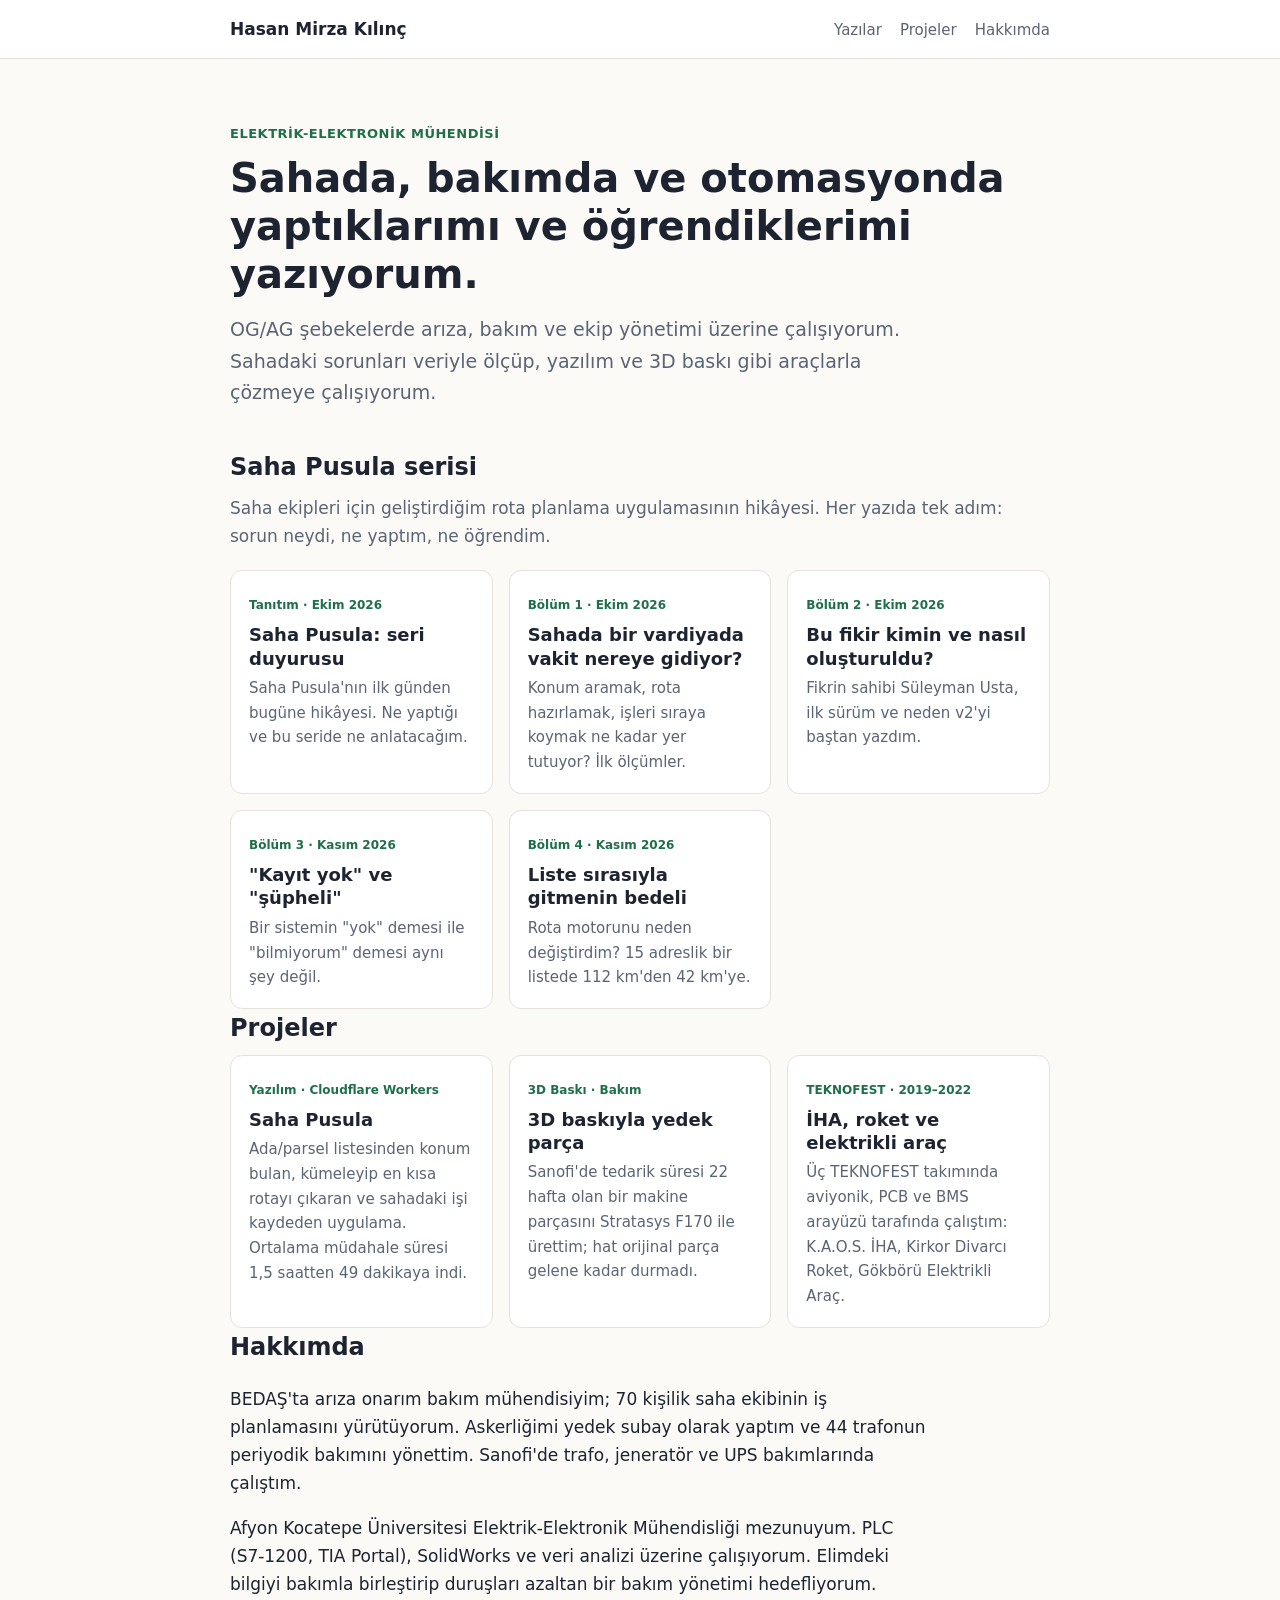
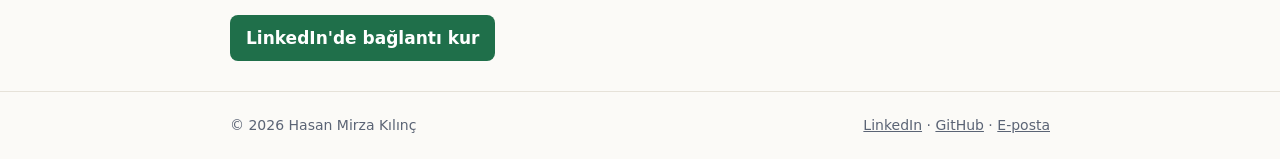
<file: index.html>
<!DOCTYPE html>
<html lang="tr">
<head>
<meta charset="utf-8">
<meta name="viewport" content="width=device-width, initial-scale=1">
<title>Hasan Mirza Kılınç · Elektrik-Elektronik Mühendisi</title>
<meta name="description" content="Saha, bakım ve otomasyon üzerine yaptıklarım ve öğrendiklerim.">
<link rel="stylesheet" href="style.css">
</head>
<body>
<header class="top"><div class="wrap">
  <a class="brand" href="index.html">Hasan Mirza Kılınç</a>
  <nav><a href="index.html#yazilar">Yazılar</a><a href="index.html#projeler">Projeler</a><a href="index.html#hakkimda">Hakkımda</a></nav>
</div></header>
<main>
<section class="hero"><div class="wrap">
  <p class="kicker">Elektrik-Elektronik Mühendisi</p>
  <h1>Sahada, bakımda ve otomasyonda yaptıklarımı ve öğrendiklerimi yazıyorum.</h1>
  <p class="lead">OG/AG şebekelerde arıza, bakım ve ekip yönetimi üzerine çalışıyorum. Sahadaki sorunları veriyle ölçüp, yazılım ve 3D baskı gibi araçlarla çözmeye çalışıyorum.</p>
</div></section>

<section id="yazilar" class="wrap">
  <h2>Saha Pusula serisi</h2>
  <p class="sec-lead">Saha ekipleri için geliştirdiğim rota planlama uygulamasının hikâyesi. Her yazıda tek adım: sorun neydi, ne yaptım, ne öğrendim.</p>
  <div class="grid">
  <a class="card" href="yazilar/saha-pusula-0-tanitim.html">
    <span class="tag">Tanıtım · Ekim 2026</span>
    <h3>Saha Pusula: seri duyurusu</h3>
    <p>Saha Pusula&#x27;nın ilk günden bugüne hikâyesi. Ne yaptığı ve bu seride ne anlatacağım.</p>
  </a>
  <a class="card" href="yazilar/saha-pusula-1-olcum.html">
    <span class="tag">Bölüm 1 · Ekim 2026</span>
    <h3>Sahada bir vardiyada vakit nereye gidiyor?</h3>
    <p>Konum aramak, rota hazırlamak, işleri sıraya koymak ne kadar yer tutuyor? İlk ölçümler.</p>
  </a>
  <a class="card" href="yazilar/saha-pusula-2-fikir.html">
    <span class="tag">Bölüm 2 · Ekim 2026</span>
    <h3>Bu fikir kimin ve nasıl oluşturuldu?</h3>
    <p>Fikrin sahibi Süleyman Usta, ilk sürüm ve neden v2&#x27;yi baştan yazdım.</p>
  </a>
  <a class="card" href="yazilar/saha-pusula-3-kayit-yok.html">
    <span class="tag">Bölüm 3 · Kasım 2026</span>
    <h3>&quot;Kayıt yok&quot; ve &quot;şüpheli&quot;</h3>
    <p>Bir sistemin &quot;yok&quot; demesi ile &quot;bilmiyorum&quot; demesi aynı şey değil.</p>
  </a>
  <a class="card" href="yazilar/saha-pusula-4-rota.html">
    <span class="tag">Bölüm 4 · Kasım 2026</span>
    <h3>Liste sırasıyla gitmenin bedeli</h3>
    <p>Rota motorunu neden değiştirdim? 15 adreslik bir listede 112 km&#x27;den 42 km&#x27;ye.</p>
  </a>
  </div>
</section>

<section id="projeler" class="wrap">
  <h2>Projeler</h2>
  <div class="grid">
    <a class="card" href="https://github.com/hasanmirzakilinc/saha-pusula">
      <span class="tag">Yazılım · Cloudflare Workers</span>
      <h3>Saha Pusula</h3>
      <p>Ada/parsel listesinden konum bulan, kümeleyip en kısa rotayı çıkaran ve sahadaki işi kaydeden uygulama. Ortalama müdahale süresi 1,5 saatten 49 dakikaya indi.</p>
    </a>
    <div class="card">
      <span class="tag">3D Baskı · Bakım</span>
      <h3>3D baskıyla yedek parça</h3>
      <p>Sanofi'de tedarik süresi 22 hafta olan bir makine parçasını Stratasys F170 ile ürettim; hat orijinal parça gelene kadar durmadı.</p>
    </div>
    <div class="card">
      <span class="tag">TEKNOFEST · 2019–2022</span>
      <h3>İHA, roket ve elektrikli araç</h3>
      <p>Üç TEKNOFEST takımında aviyonik, PCB ve BMS arayüzü tarafında çalıştım: K.A.O.S. İHA, Kirkor Divarcı Roket, Gökbörü Elektrikli Araç.</p>
    </div>
  </div>
</section>

<section id="hakkimda" class="wrap about">
  <h2>Hakkımda</h2>
  <p>BEDAŞ'ta arıza onarım bakım mühendisiyim; 70 kişilik saha ekibinin iş planlamasını yürütüyorum. Askerliğimi yedek subay olarak yaptım ve 44 trafonun periyodik bakımını yönettim. Sanofi'de trafo, jeneratör ve UPS bakımlarında çalıştım.</p>
  <p>Afyon Kocatepe Üniversitesi Elektrik-Elektronik Mühendisliği mezunuyum. PLC (S7-1200, TIA Portal), SolidWorks ve veri analizi üzerine çalışıyorum. Elimdeki bilgiyi bakımla birleştirip duruşları azaltan bir bakım yönetimi hedefliyorum.</p>
  <p><a class="btn" href="https://www.linkedin.com/in/hasanmirzakilinc">LinkedIn'de bağlantı kur</a></p>
</section>
</main>
<footer><div class="wrap">
  <span>© 2026 Hasan Mirza Kılınç</span>
  <span><a href="https://www.linkedin.com/in/hasanmirzakilinc">LinkedIn</a> · <a href="https://github.com/hasanmirzakilinc">GitHub</a> · <a href="mailto:hasanmirzak59@gmail.com">E-posta</a></span>
</div></footer>
</body>
</html>
</file>
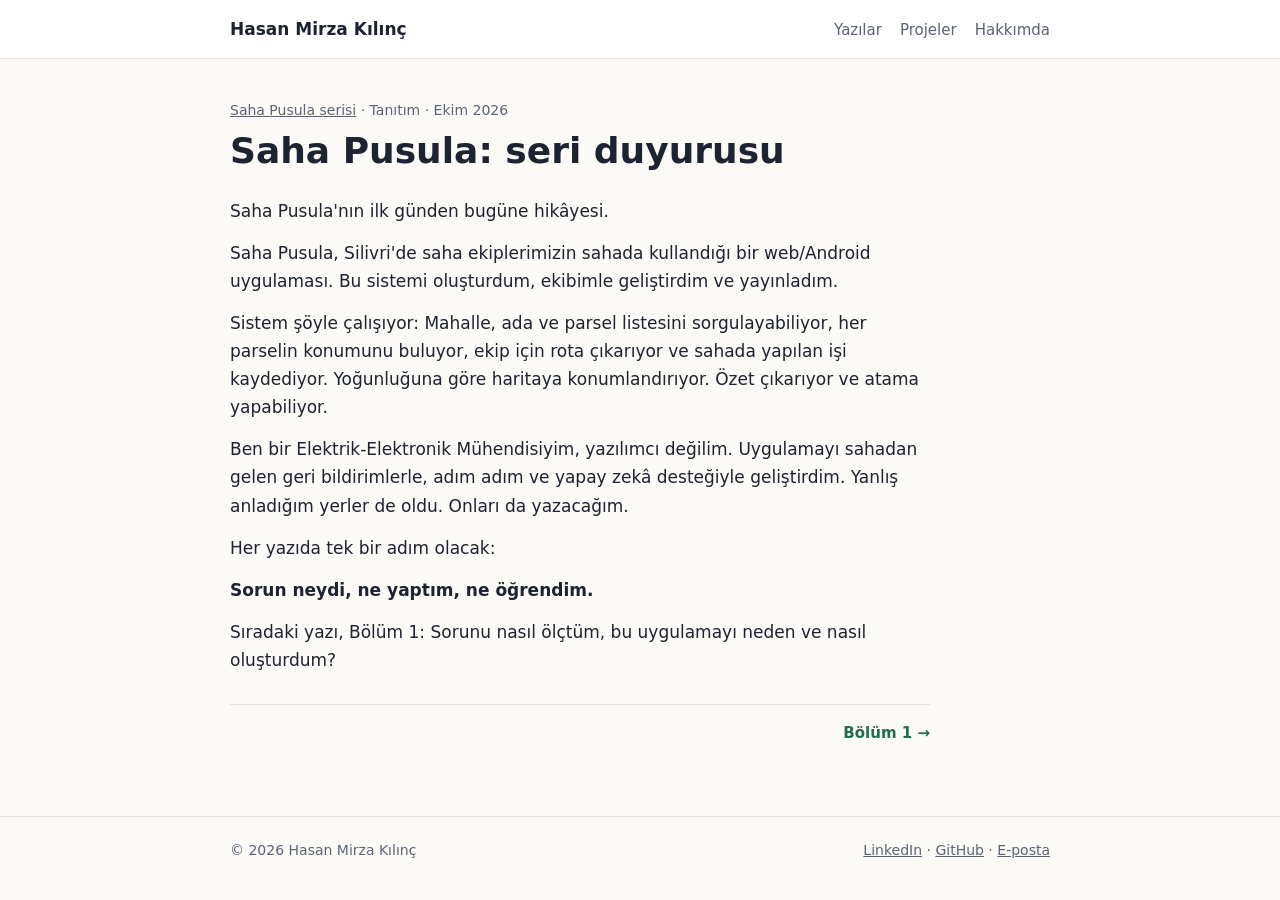
<file: yazilar/saha-pusula-0-tanitim.html>
<!DOCTYPE html>
<html lang="tr">
<head>
<meta charset="utf-8">
<meta name="viewport" content="width=device-width, initial-scale=1">
<title>Saha Pusula: seri duyurusu · Saha Pusula</title>
<meta name="description" content="Saha Pusula&#x27;nın ilk günden bugüne hikâyesi. Ne yaptığı ve bu seride ne anlatacağım.">
<link rel="stylesheet" href="../style.css">
</head>
<body>
<header class="top"><div class="wrap">
  <a class="brand" href="../index.html">Hasan Mirza Kılınç</a>
  <nav><a href="../index.html#yazilar">Yazılar</a><a href="../index.html#projeler">Projeler</a><a href="../index.html#hakkimda">Hakkımda</a></nav>
</div></header>
<main class="wrap post">
<p class="meta"><a href="../index.html#yazilar">Saha Pusula serisi</a> · Tanıtım · Ekim 2026</p>
<h1>Saha Pusula: seri duyurusu</h1>
<article>
<p>Saha Pusula'nın ilk günden bugüne hikâyesi.</p>
<p>Saha Pusula, Silivri'de saha ekiplerimizin sahada kullandığı bir web/Android uygulaması. Bu sistemi oluşturdum, ekibimle geliştirdim ve yayınladım.</p>
<p>Sistem şöyle çalışıyor: Mahalle, ada ve parsel listesini sorgulayabiliyor, her parselin konumunu buluyor, ekip için rota çıkarıyor ve sahada yapılan işi kaydediyor. Yoğunluğuna göre haritaya konumlandırıyor. Özet çıkarıyor ve atama yapabiliyor.</p>
<p>Ben bir Elektrik-Elektronik Mühendisiyim, yazılımcı değilim. Uygulamayı sahadan gelen geri bildirimlerle, adım adım ve yapay zekâ desteğiyle geliştirdim. Yanlış anladığım yerler de oldu. Onları da yazacağım.</p>
<p>Her yazıda tek bir adım olacak:</p>
<p><strong>Sorun neydi, ne yaptım, ne öğrendim.</strong></p>
<p>Sıradaki yazı, Bölüm 1: Sorunu nasıl ölçtüm, bu uygulamayı neden ve nasıl oluşturdum?</p>
</article>
<nav class="pager"><span></span><a href="saha-pusula-1-olcum.html">Bölüm 1 →</a></nav>
</main>
<footer><div class="wrap">
  <span>© 2026 Hasan Mirza Kılınç</span>
  <span><a href="https://www.linkedin.com/in/hasanmirzakilinc">LinkedIn</a> · <a href="https://github.com/hasanmirzakilinc">GitHub</a> · <a href="mailto:hasanmirzak59@gmail.com">E-posta</a></span>
</div></footer>
</body>
</html>
</file>
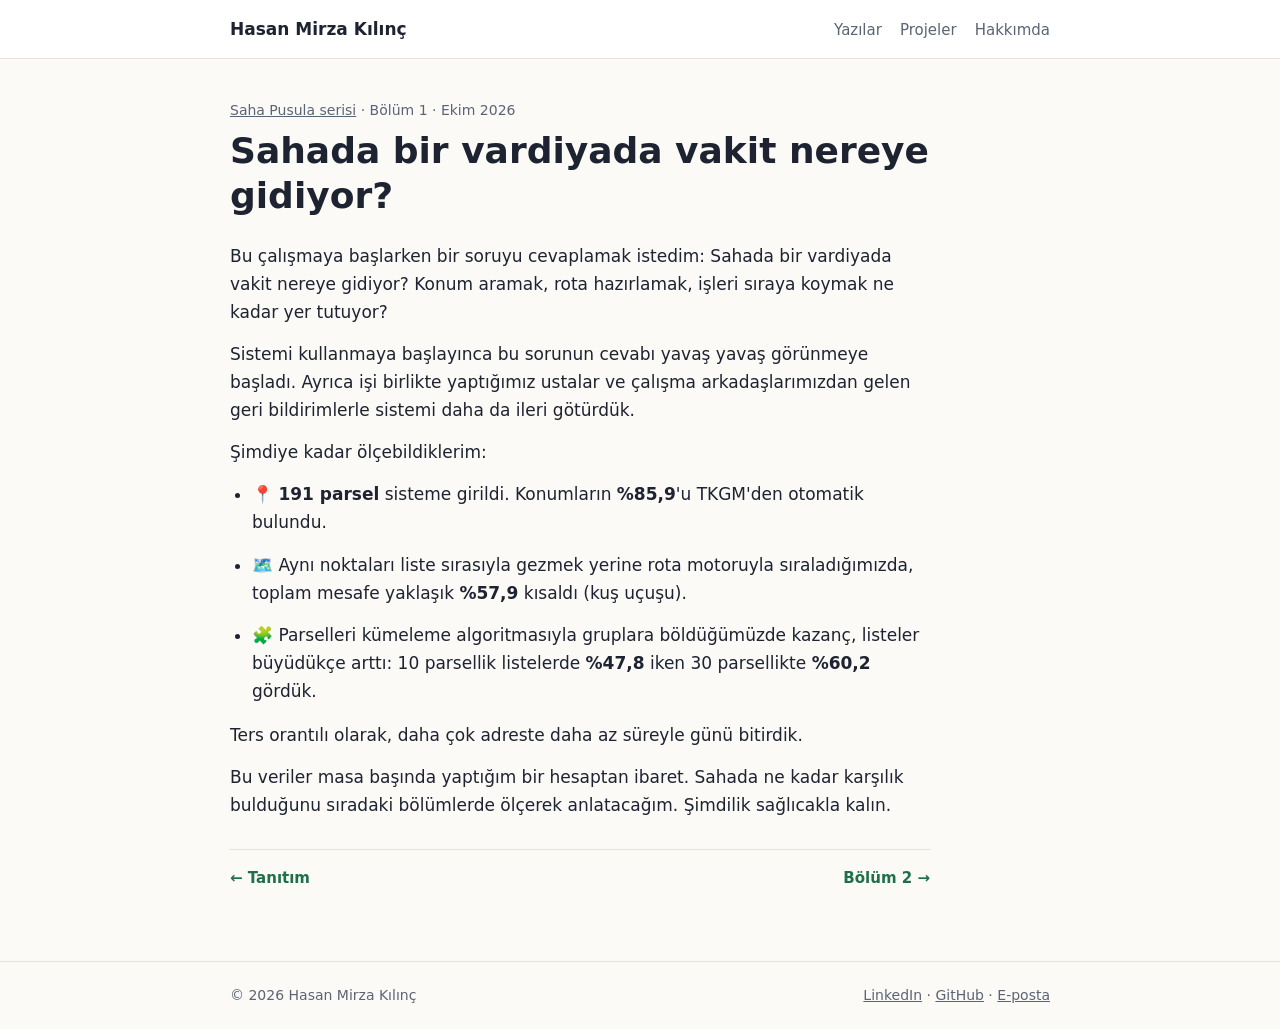
<file: yazilar/saha-pusula-1-olcum.html>
<!DOCTYPE html>
<html lang="tr">
<head>
<meta charset="utf-8">
<meta name="viewport" content="width=device-width, initial-scale=1">
<title>Sahada bir vardiyada vakit nereye gidiyor? · Saha Pusula</title>
<meta name="description" content="Konum aramak, rota hazırlamak, işleri sıraya koymak ne kadar yer tutuyor? İlk ölçümler.">
<link rel="stylesheet" href="../style.css">
</head>
<body>
<header class="top"><div class="wrap">
  <a class="brand" href="../index.html">Hasan Mirza Kılınç</a>
  <nav><a href="../index.html#yazilar">Yazılar</a><a href="../index.html#projeler">Projeler</a><a href="../index.html#hakkimda">Hakkımda</a></nav>
</div></header>
<main class="wrap post">
<p class="meta"><a href="../index.html#yazilar">Saha Pusula serisi</a> · Bölüm 1 · Ekim 2026</p>
<h1>Sahada bir vardiyada vakit nereye gidiyor?</h1>
<article>
<p>Bu çalışmaya başlarken bir soruyu cevaplamak istedim: Sahada bir vardiyada vakit nereye gidiyor? Konum aramak, rota hazırlamak, işleri sıraya koymak ne kadar yer tutuyor?</p>
<p>Sistemi kullanmaya başlayınca bu sorunun cevabı yavaş yavaş görünmeye başladı. Ayrıca işi birlikte yaptığımız ustalar ve çalışma arkadaşlarımızdan gelen geri bildirimlerle sistemi daha da ileri götürdük.</p>
<p>Şimdiye kadar ölçebildiklerim:</p>
<ul>
<li>📍 <strong>191 parsel</strong> sisteme girildi. Konumların <strong>%85,9</strong>'u TKGM'den otomatik bulundu.</li>
<li>🗺️ Aynı noktaları liste sırasıyla gezmek yerine rota motoruyla sıraladığımızda, toplam mesafe yaklaşık <strong>%57,9</strong> kısaldı (kuş uçuşu).</li>
<li>🧩 Parselleri kümeleme algoritmasıyla gruplara böldüğümüzde kazanç, listeler büyüdükçe arttı: 10 parsellik listelerde <strong>%47,8</strong> iken 30 parsellikte <strong>%60,2</strong> gördük.</li>
</ul>
<p>Ters orantılı olarak, daha çok adreste daha az süreyle günü bitirdik.</p>
<p>Bu veriler masa başında yaptığım bir hesaptan ibaret. Sahada ne kadar karşılık bulduğunu sıradaki bölümlerde ölçerek anlatacağım. Şimdilik sağlıcakla kalın.</p>
</article>
<nav class="pager"><a href="saha-pusula-0-tanitim.html">← Tanıtım</a><a href="saha-pusula-2-fikir.html">Bölüm 2 →</a></nav>
</main>
<footer><div class="wrap">
  <span>© 2026 Hasan Mirza Kılınç</span>
  <span><a href="https://www.linkedin.com/in/hasanmirzakilinc">LinkedIn</a> · <a href="https://github.com/hasanmirzakilinc">GitHub</a> · <a href="mailto:hasanmirzak59@gmail.com">E-posta</a></span>
</div></footer>
</body>
</html>
</file>
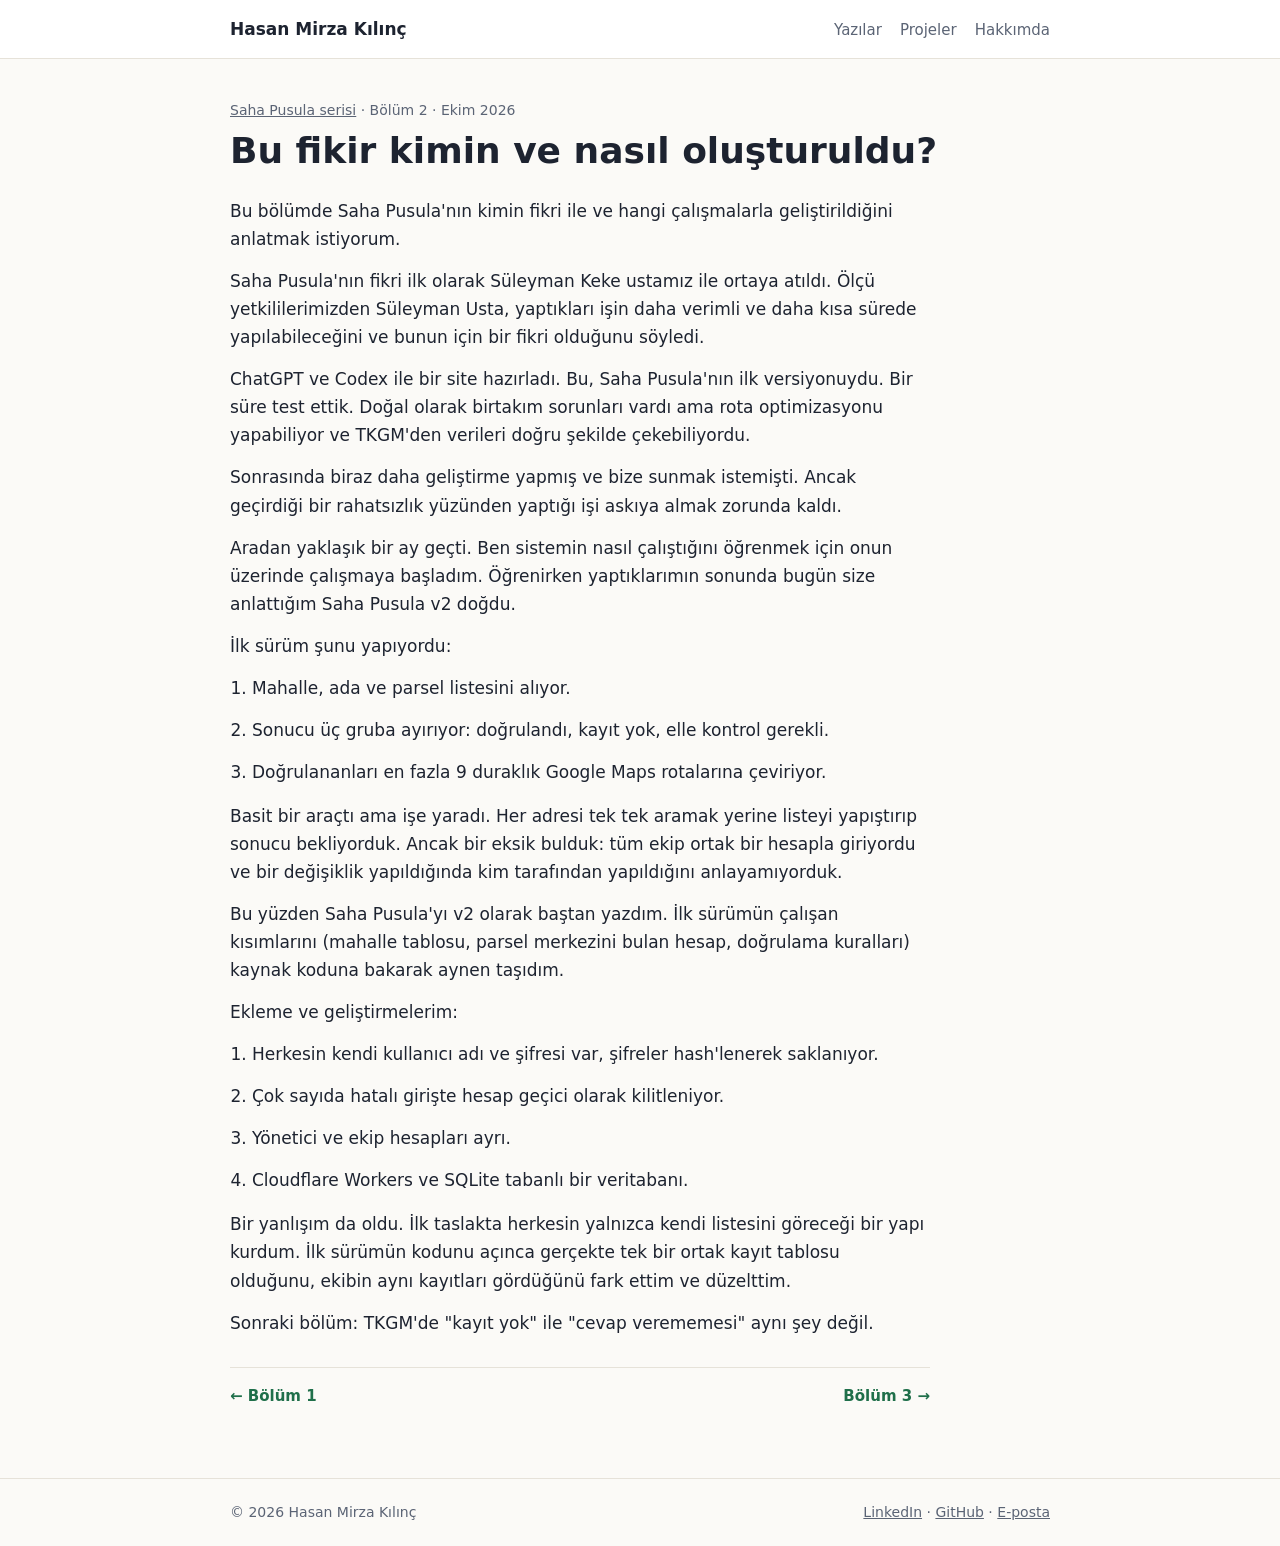
<file: yazilar/saha-pusula-2-fikir.html>
<!DOCTYPE html>
<html lang="tr">
<head>
<meta charset="utf-8">
<meta name="viewport" content="width=device-width, initial-scale=1">
<title>Bu fikir kimin ve nasıl oluşturuldu? · Saha Pusula</title>
<meta name="description" content="Fikrin sahibi Süleyman Usta, ilk sürüm ve neden v2&#x27;yi baştan yazdım.">
<link rel="stylesheet" href="../style.css">
</head>
<body>
<header class="top"><div class="wrap">
  <a class="brand" href="../index.html">Hasan Mirza Kılınç</a>
  <nav><a href="../index.html#yazilar">Yazılar</a><a href="../index.html#projeler">Projeler</a><a href="../index.html#hakkimda">Hakkımda</a></nav>
</div></header>
<main class="wrap post">
<p class="meta"><a href="../index.html#yazilar">Saha Pusula serisi</a> · Bölüm 2 · Ekim 2026</p>
<h1>Bu fikir kimin ve nasıl oluşturuldu?</h1>
<article>
<p>Bu bölümde Saha Pusula'nın kimin fikri ile ve hangi çalışmalarla geliştirildiğini anlatmak istiyorum.</p>
<p>Saha Pusula'nın fikri ilk olarak Süleyman Keke ustamız ile ortaya atıldı. Ölçü yetkililerimizden Süleyman Usta, yaptıkları işin daha verimli ve daha kısa sürede yapılabileceğini ve bunun için bir fikri olduğunu söyledi.</p>
<p>ChatGPT ve Codex ile bir site hazırladı. Bu, Saha Pusula'nın ilk versiyonuydu. Bir süre test ettik. Doğal olarak birtakım sorunları vardı ama rota optimizasyonu yapabiliyor ve TKGM'den verileri doğru şekilde çekebiliyordu.</p>
<p>Sonrasında biraz daha geliştirme yapmış ve bize sunmak istemişti. Ancak geçirdiği bir rahatsızlık yüzünden yaptığı işi askıya almak zorunda kaldı.</p>
<p>Aradan yaklaşık bir ay geçti. Ben sistemin nasıl çalıştığını öğrenmek için onun üzerinde çalışmaya başladım. Öğrenirken yaptıklarımın sonunda bugün size anlattığım Saha Pusula v2 doğdu.</p>
<p>İlk sürüm şunu yapıyordu:</p>
<ol>
<li>Mahalle, ada ve parsel listesini alıyor.</li>
<li>Sonucu üç gruba ayırıyor: doğrulandı, kayıt yok, elle kontrol gerekli.</li>
<li>Doğrulananları en fazla 9 duraklık Google Maps rotalarına çeviriyor.</li>
</ol>
<p>Basit bir araçtı ama işe yaradı. Her adresi tek tek aramak yerine listeyi yapıştırıp sonucu bekliyorduk. Ancak bir eksik bulduk: tüm ekip ortak bir hesapla giriyordu ve bir değişiklik yapıldığında kim tarafından yapıldığını anlayamıyorduk.</p>
<p>Bu yüzden Saha Pusula'yı v2 olarak baştan yazdım. İlk sürümün çalışan kısımlarını (mahalle tablosu, parsel merkezini bulan hesap, doğrulama kuralları) kaynak koduna bakarak aynen taşıdım.</p>
<p>Ekleme ve geliştirmelerim:</p>
<ol>
<li>Herkesin kendi kullanıcı adı ve şifresi var, şifreler hash'lenerek saklanıyor.</li>
<li>Çok sayıda hatalı girişte hesap geçici olarak kilitleniyor.</li>
<li>Yönetici ve ekip hesapları ayrı.</li>
<li>Cloudflare Workers ve SQLite tabanlı bir veritabanı.</li>
</ol>
<p>Bir yanlışım da oldu. İlk taslakta herkesin yalnızca kendi listesini göreceği bir yapı kurdum. İlk sürümün kodunu açınca gerçekte tek bir ortak kayıt tablosu olduğunu, ekibin aynı kayıtları gördüğünü fark ettim ve düzelttim.</p>
<p>Sonraki bölüm: TKGM'de "kayıt yok" ile "cevap verememesi" aynı şey değil.</p>
</article>
<nav class="pager"><a href="saha-pusula-1-olcum.html">← Bölüm 1</a><a href="saha-pusula-3-kayit-yok.html">Bölüm 3 →</a></nav>
</main>
<footer><div class="wrap">
  <span>© 2026 Hasan Mirza Kılınç</span>
  <span><a href="https://www.linkedin.com/in/hasanmirzakilinc">LinkedIn</a> · <a href="https://github.com/hasanmirzakilinc">GitHub</a> · <a href="mailto:hasanmirzak59@gmail.com">E-posta</a></span>
</div></footer>
</body>
</html>
</file>
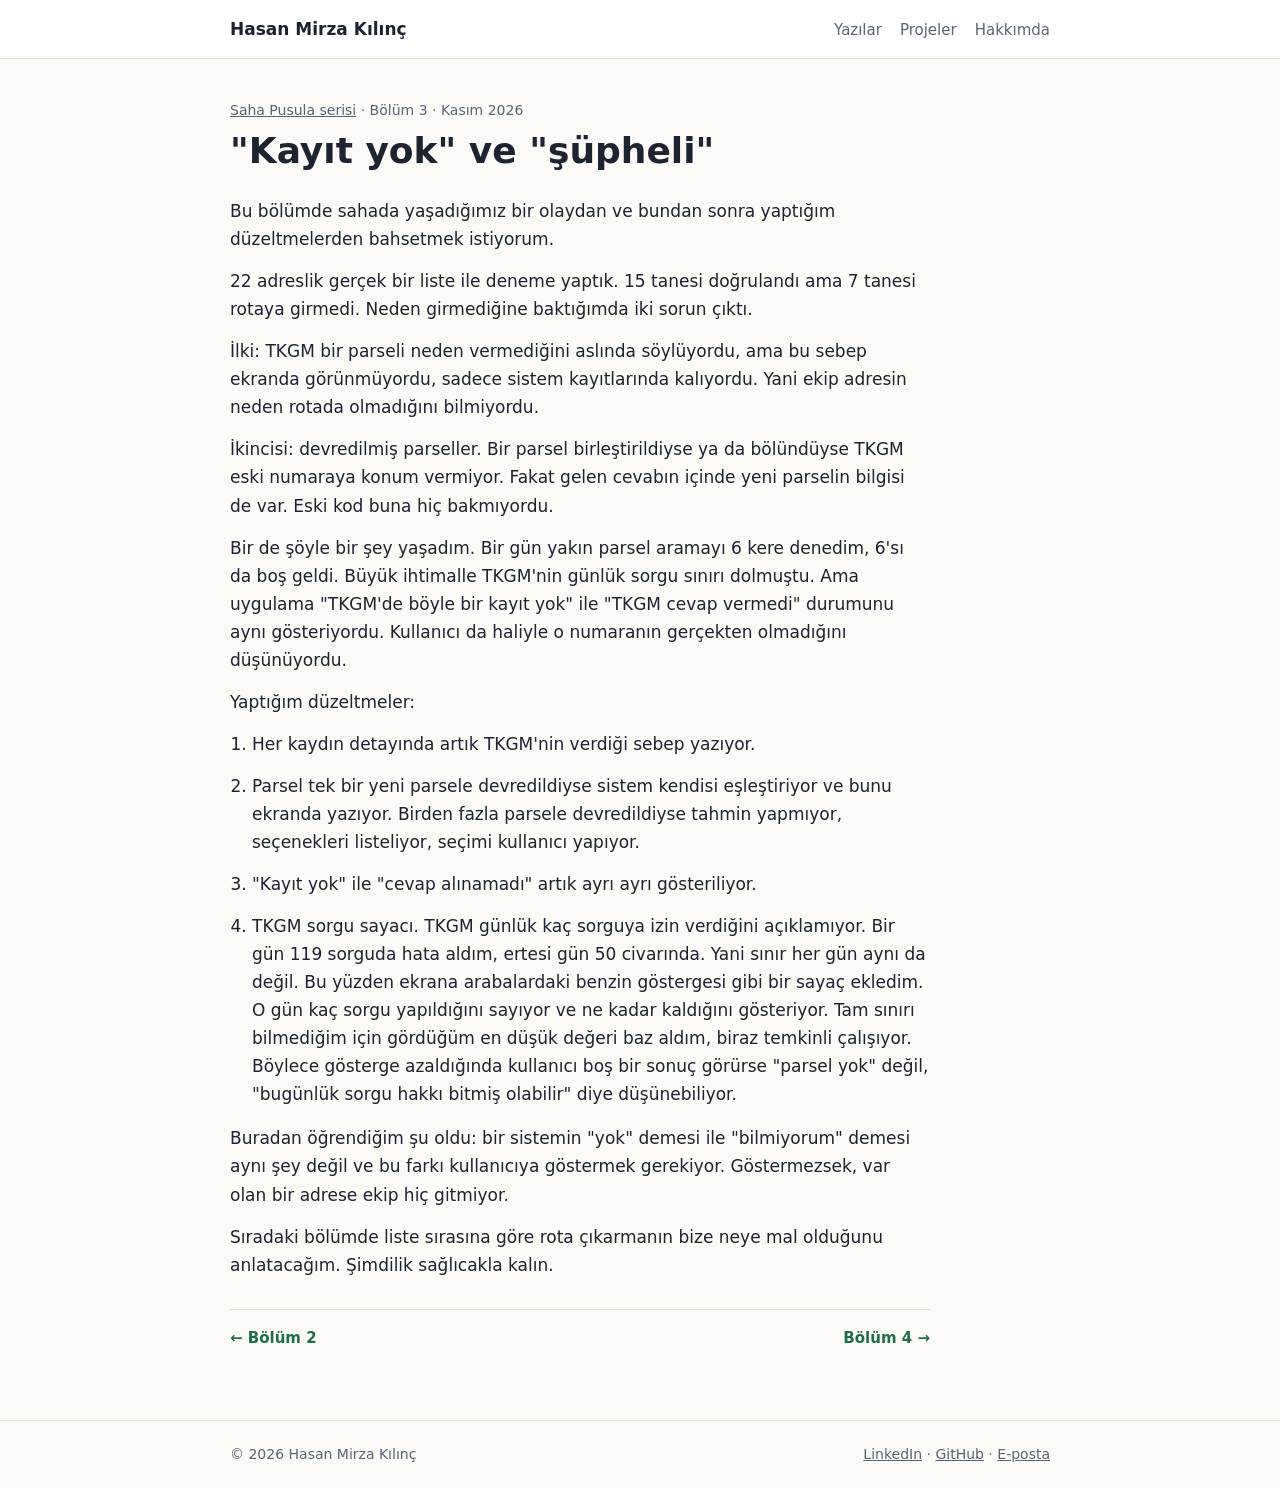
<file: yazilar/saha-pusula-3-kayit-yok.html>
<!DOCTYPE html>
<html lang="tr">
<head>
<meta charset="utf-8">
<meta name="viewport" content="width=device-width, initial-scale=1">
<title>&quot;Kayıt yok&quot; ve &quot;şüpheli&quot; · Saha Pusula</title>
<meta name="description" content="Bir sistemin &quot;yok&quot; demesi ile &quot;bilmiyorum&quot; demesi aynı şey değil.">
<link rel="stylesheet" href="../style.css">
</head>
<body>
<header class="top"><div class="wrap">
  <a class="brand" href="../index.html">Hasan Mirza Kılınç</a>
  <nav><a href="../index.html#yazilar">Yazılar</a><a href="../index.html#projeler">Projeler</a><a href="../index.html#hakkimda">Hakkımda</a></nav>
</div></header>
<main class="wrap post">
<p class="meta"><a href="../index.html#yazilar">Saha Pusula serisi</a> · Bölüm 3 · Kasım 2026</p>
<h1>&quot;Kayıt yok&quot; ve &quot;şüpheli&quot;</h1>
<article>
<p>Bu bölümde sahada yaşadığımız bir olaydan ve bundan sonra yaptığım düzeltmelerden bahsetmek istiyorum.</p>
<p>22 adreslik gerçek bir liste ile deneme yaptık. 15 tanesi doğrulandı ama 7 tanesi rotaya girmedi. Neden girmediğine baktığımda iki sorun çıktı.</p>
<p>İlki: TKGM bir parseli neden vermediğini aslında söylüyordu, ama bu sebep ekranda görünmüyordu, sadece sistem kayıtlarında kalıyordu. Yani ekip adresin neden rotada olmadığını bilmiyordu.</p>
<p>İkincisi: devredilmiş parseller. Bir parsel birleştirildiyse ya da bölündüyse TKGM eski numaraya konum vermiyor. Fakat gelen cevabın içinde yeni parselin bilgisi de var. Eski kod buna hiç bakmıyordu.</p>
<p>Bir de şöyle bir şey yaşadım. Bir gün yakın parsel aramayı 6 kere denedim, 6'sı da boş geldi. Büyük ihtimalle TKGM'nin günlük sorgu sınırı dolmuştu. Ama uygulama "TKGM'de böyle bir kayıt yok" ile "TKGM cevap vermedi" durumunu aynı gösteriyordu. Kullanıcı da haliyle o numaranın gerçekten olmadığını düşünüyordu.</p>
<p>Yaptığım düzeltmeler:</p>
<ol>
<li>Her kaydın detayında artık TKGM'nin verdiği sebep yazıyor.</li>
<li>Parsel tek bir yeni parsele devredildiyse sistem kendisi eşleştiriyor ve bunu ekranda yazıyor. Birden fazla parsele devredildiyse tahmin yapmıyor, seçenekleri listeliyor, seçimi kullanıcı yapıyor.</li>
<li>"Kayıt yok" ile "cevap alınamadı" artık ayrı ayrı gösteriliyor.</li>
<li>TKGM sorgu sayacı. TKGM günlük kaç sorguya izin verdiğini açıklamıyor. Bir gün 119 sorguda hata aldım, ertesi gün 50 civarında. Yani sınır her gün aynı da değil. Bu yüzden ekrana arabalardaki benzin göstergesi gibi bir sayaç ekledim. O gün kaç sorgu yapıldığını sayıyor ve ne kadar kaldığını gösteriyor. Tam sınırı bilmediğim için gördüğüm en düşük değeri baz aldım, biraz temkinli çalışıyor. Böylece gösterge azaldığında kullanıcı boş bir sonuç görürse "parsel yok" değil, "bugünlük sorgu hakkı bitmiş olabilir" diye düşünebiliyor.</li>
</ol>
<p>Buradan öğrendiğim şu oldu: bir sistemin "yok" demesi ile "bilmiyorum" demesi aynı şey değil ve bu farkı kullanıcıya göstermek gerekiyor. Göstermezsek, var olan bir adrese ekip hiç gitmiyor.</p>
<p>Sıradaki bölümde liste sırasına göre rota çıkarmanın bize neye mal olduğunu anlatacağım. Şimdilik sağlıcakla kalın.</p>
</article>
<nav class="pager"><a href="saha-pusula-2-fikir.html">← Bölüm 2</a><a href="saha-pusula-4-rota.html">Bölüm 4 →</a></nav>
</main>
<footer><div class="wrap">
  <span>© 2026 Hasan Mirza Kılınç</span>
  <span><a href="https://www.linkedin.com/in/hasanmirzakilinc">LinkedIn</a> · <a href="https://github.com/hasanmirzakilinc">GitHub</a> · <a href="mailto:hasanmirzak59@gmail.com">E-posta</a></span>
</div></footer>
</body>
</html>
</file>
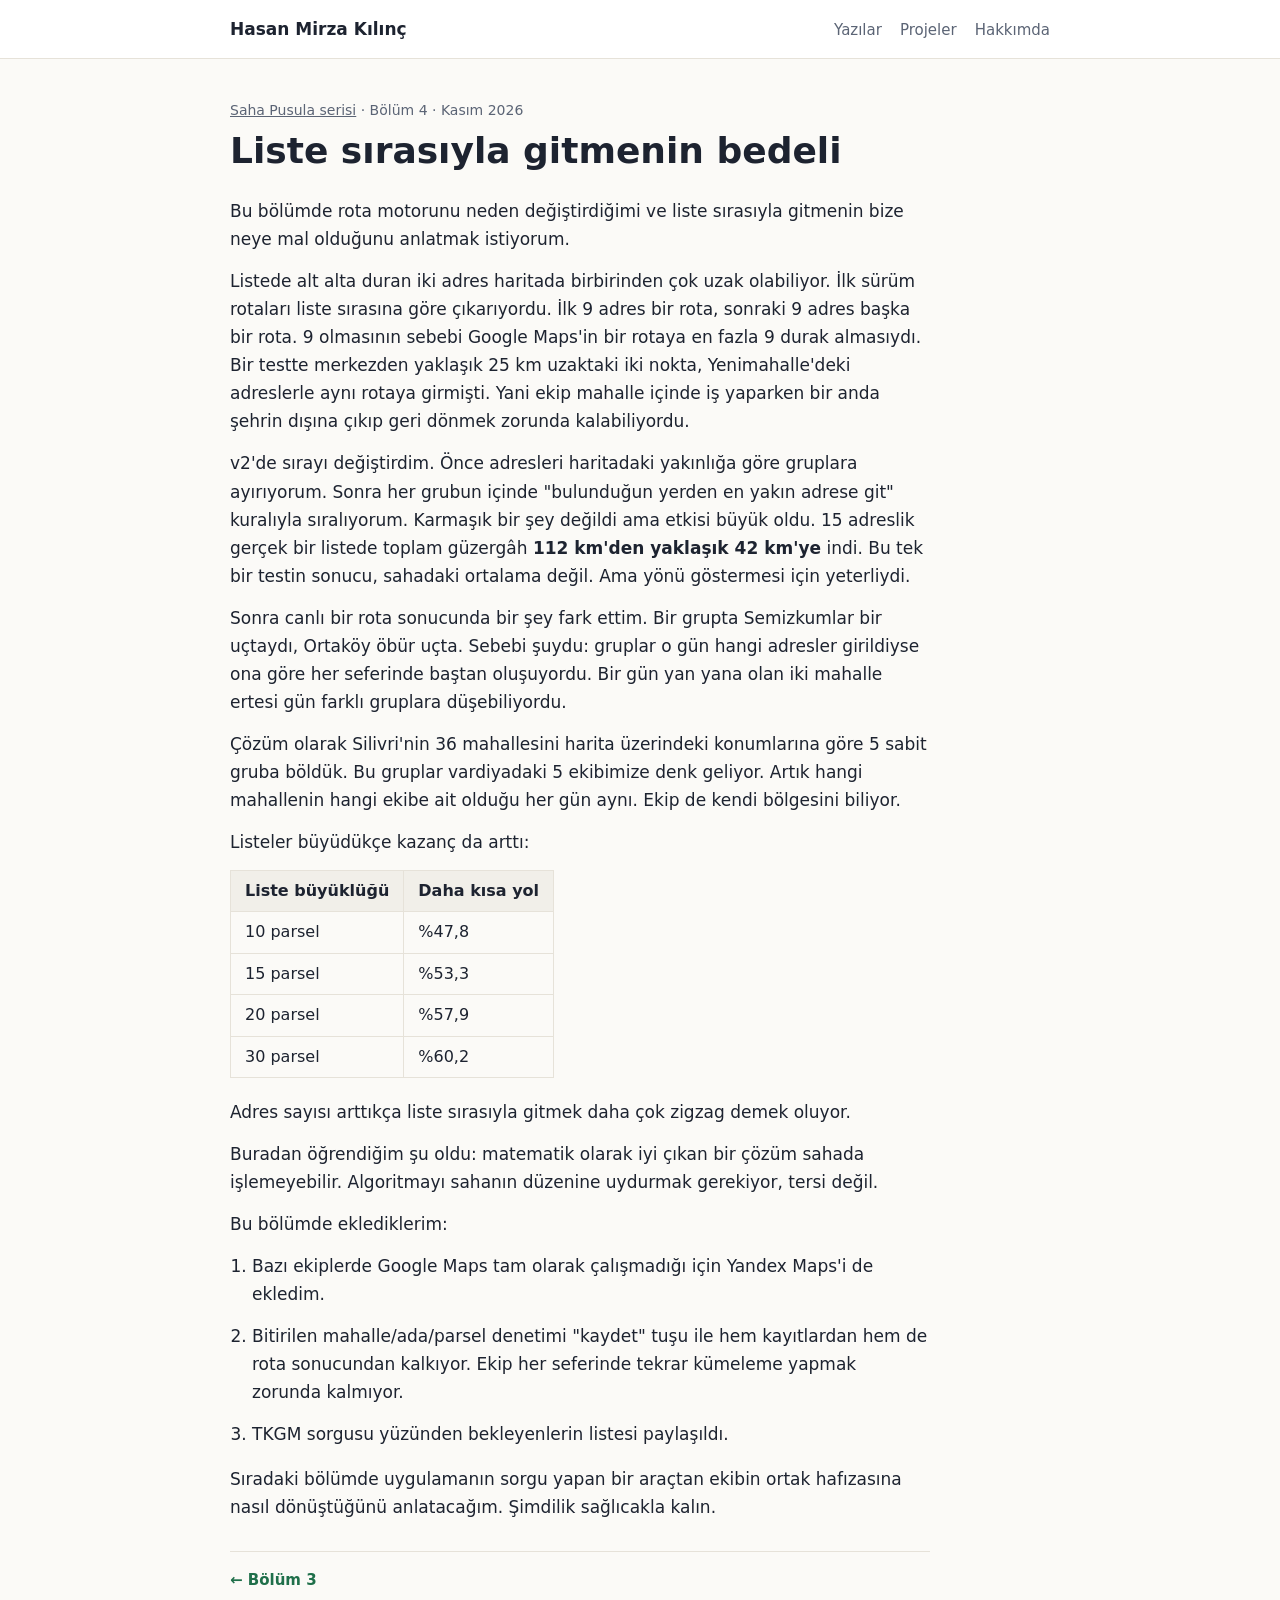
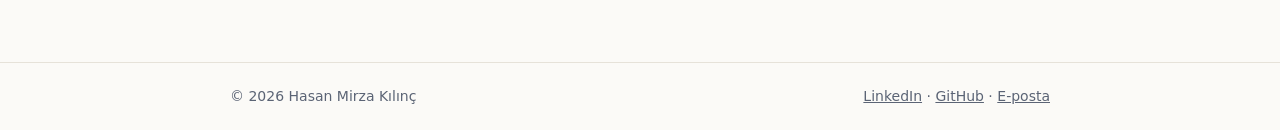
<file: yazilar/saha-pusula-4-rota.html>
<!DOCTYPE html>
<html lang="tr">
<head>
<meta charset="utf-8">
<meta name="viewport" content="width=device-width, initial-scale=1">
<title>Liste sırasıyla gitmenin bedeli · Saha Pusula</title>
<meta name="description" content="Rota motorunu neden değiştirdim? 15 adreslik bir listede 112 km&#x27;den 42 km&#x27;ye.">
<link rel="stylesheet" href="../style.css">
</head>
<body>
<header class="top"><div class="wrap">
  <a class="brand" href="../index.html">Hasan Mirza Kılınç</a>
  <nav><a href="../index.html#yazilar">Yazılar</a><a href="../index.html#projeler">Projeler</a><a href="../index.html#hakkimda">Hakkımda</a></nav>
</div></header>
<main class="wrap post">
<p class="meta"><a href="../index.html#yazilar">Saha Pusula serisi</a> · Bölüm 4 · Kasım 2026</p>
<h1>Liste sırasıyla gitmenin bedeli</h1>
<article>
<p>Bu bölümde rota motorunu neden değiştirdiğimi ve liste sırasıyla gitmenin bize neye mal olduğunu anlatmak istiyorum.</p>
<p>Listede alt alta duran iki adres haritada birbirinden çok uzak olabiliyor. İlk sürüm rotaları liste sırasına göre çıkarıyordu. İlk 9 adres bir rota, sonraki 9 adres başka bir rota. 9 olmasının sebebi Google Maps'in bir rotaya en fazla 9 durak almasıydı. Bir testte merkezden yaklaşık 25 km uzaktaki iki nokta, Yenimahalle'deki adreslerle aynı rotaya girmişti. Yani ekip mahalle içinde iş yaparken bir anda şehrin dışına çıkıp geri dönmek zorunda kalabiliyordu.</p>
<p>v2'de sırayı değiştirdim. Önce adresleri haritadaki yakınlığa göre gruplara ayırıyorum. Sonra her grubun içinde "bulunduğun yerden en yakın adrese git" kuralıyla sıralıyorum. Karmaşık bir şey değildi ama etkisi büyük oldu. 15 adreslik gerçek bir listede toplam güzergâh <strong>112 km'den yaklaşık 42 km'ye</strong> indi. Bu tek bir testin sonucu, sahadaki ortalama değil. Ama yönü göstermesi için yeterliydi.</p>
<p>Sonra canlı bir rota sonucunda bir şey fark ettim. Bir grupta Semizkumlar bir uçtaydı, Ortaköy öbür uçta. Sebebi şuydu: gruplar o gün hangi adresler girildiyse ona göre her seferinde baştan oluşuyordu. Bir gün yan yana olan iki mahalle ertesi gün farklı gruplara düşebiliyordu.</p>
<p>Çözüm olarak Silivri'nin 36 mahallesini harita üzerindeki konumlarına göre 5 sabit gruba böldük. Bu gruplar vardiyadaki 5 ekibimize denk geliyor. Artık hangi mahallenin hangi ekibe ait olduğu her gün aynı. Ekip de kendi bölgesini biliyor.</p>
<p>Listeler büyüdükçe kazanç da arttı:</p>
<table><thead><tr><th>Liste büyüklüğü</th><th>Daha kısa yol</th></tr></thead><tbody>
<tr><td>10 parsel</td><td>%47,8</td></tr>
<tr><td>15 parsel</td><td>%53,3</td></tr>
<tr><td>20 parsel</td><td>%57,9</td></tr>
<tr><td>30 parsel</td><td>%60,2</td></tr>
</tbody></table>
<p>Adres sayısı arttıkça liste sırasıyla gitmek daha çok zigzag demek oluyor.</p>
<p>Buradan öğrendiğim şu oldu: matematik olarak iyi çıkan bir çözüm sahada işlemeyebilir. Algoritmayı sahanın düzenine uydurmak gerekiyor, tersi değil.</p>
<p>Bu bölümde eklediklerim:</p>
<ol>
<li>Bazı ekiplerde Google Maps tam olarak çalışmadığı için Yandex Maps'i de ekledim.</li>
<li>Bitirilen mahalle/ada/parsel denetimi "kaydet" tuşu ile hem kayıtlardan hem de rota sonucundan kalkıyor. Ekip her seferinde tekrar kümeleme yapmak zorunda kalmıyor.</li>
<li>TKGM sorgusu yüzünden bekleyenlerin listesi paylaşıldı.</li>
</ol>
<p>Sıradaki bölümde uygulamanın sorgu yapan bir araçtan ekibin ortak hafızasına nasıl dönüştüğünü anlatacağım. Şimdilik sağlıcakla kalın.</p>
</article>
<nav class="pager"><a href="saha-pusula-3-kayit-yok.html">← Bölüm 3</a><span></span></nav>
</main>
<footer><div class="wrap">
  <span>© 2026 Hasan Mirza Kılınç</span>
  <span><a href="https://www.linkedin.com/in/hasanmirzakilinc">LinkedIn</a> · <a href="https://github.com/hasanmirzakilinc">GitHub</a> · <a href="mailto:hasanmirzak59@gmail.com">E-posta</a></span>
</div></footer>
</body>
</html>
</file>
<file: style.css>
:root{--bg:#fbfaf7;--ink:#1d2330;--muted:#5b6475;--line:#e6e2d9;--accent:#1f6f4a;--card:#ffffff}
*{box-sizing:border-box}
html{scroll-behavior:smooth}
body{margin:0;background:var(--bg);color:var(--ink);font:17px/1.65 system-ui,-apple-system,"Segoe UI",Roboto,Helvetica,Arial,sans-serif}
a{color:var(--accent)}
.wrap{max-width:860px;margin:0 auto;padding:0 20px}
.top{border-bottom:1px solid var(--line);background:#fff;position:sticky;top:0;z-index:5}
.top .wrap{display:flex;justify-content:space-between;align-items:center;height:58px}
.brand{font-weight:700;color:var(--ink);text-decoration:none}
nav a{margin-left:18px;color:var(--muted);text-decoration:none;font-size:15px}
nav a:hover{color:var(--accent)}
.hero{padding:64px 0 40px}
.kicker{color:var(--accent);font-weight:600;letter-spacing:.04em;text-transform:uppercase;font-size:13px;margin:0 0 10px}
.hero h1{font-size:clamp(28px,5vw,40px);line-height:1.2;margin:0 0 16px}
.lead{color:var(--muted);font-size:19px;margin:0;max-width:680px}
section{padding:28px 0}
h2{font-size:24px;margin:0 0 6px}
.sec-lead{color:var(--muted);margin:0 0 20px}
.grid{display:grid;grid-template-columns:repeat(auto-fill,minmax(250px,1fr));gap:16px}
.card{display:block;background:var(--card);border:1px solid var(--line);border-radius:12px;padding:18px;color:var(--ink);text-decoration:none;transition:border-color .15s,transform .15s}
a.card:hover{border-color:var(--accent);transform:translateY(-2px)}
.card h3{margin:6px 0 6px;font-size:18px;line-height:1.3}
.card p{margin:0;color:var(--muted);font-size:15px}
.tag{font-size:12px;color:var(--accent);font-weight:600}
.about p{max-width:700px}
.btn{display:inline-block;background:var(--accent);color:#fff;padding:9px 16px;border-radius:8px;text-decoration:none;font-weight:600}
.post{padding-top:40px;padding-bottom:40px}
.post h1{font-size:clamp(26px,4.5vw,36px);line-height:1.25;margin:6px 0 24px}
.meta{color:var(--muted);font-size:14px;margin:0}
.meta a{color:var(--muted)}
article{max-width:700px}
article p,article li{margin:0 0 14px}
article ul,article ol{padding-left:22px;margin:0 0 16px}
table{border-collapse:collapse;margin:8px 0 20px;font-size:16px}
th,td{border:1px solid var(--line);padding:7px 14px;text-align:left}
th{background:#f1efe9}
.pager{display:flex;justify-content:space-between;border-top:1px solid var(--line);margin-top:30px;padding-top:16px;max-width:700px}
.pager a{margin:0;text-decoration:none;font-weight:600;color:var(--accent)}
footer{border-top:1px solid var(--line);margin-top:30px;padding:22px 0;color:var(--muted);font-size:14px}
footer .wrap{display:flex;justify-content:space-between;flex-wrap:wrap;gap:8px}
footer a{color:var(--muted)}
@media (max-width:560px){nav a{margin-left:12px;font-size:14px}.brand{font-size:15px}}
</file>
